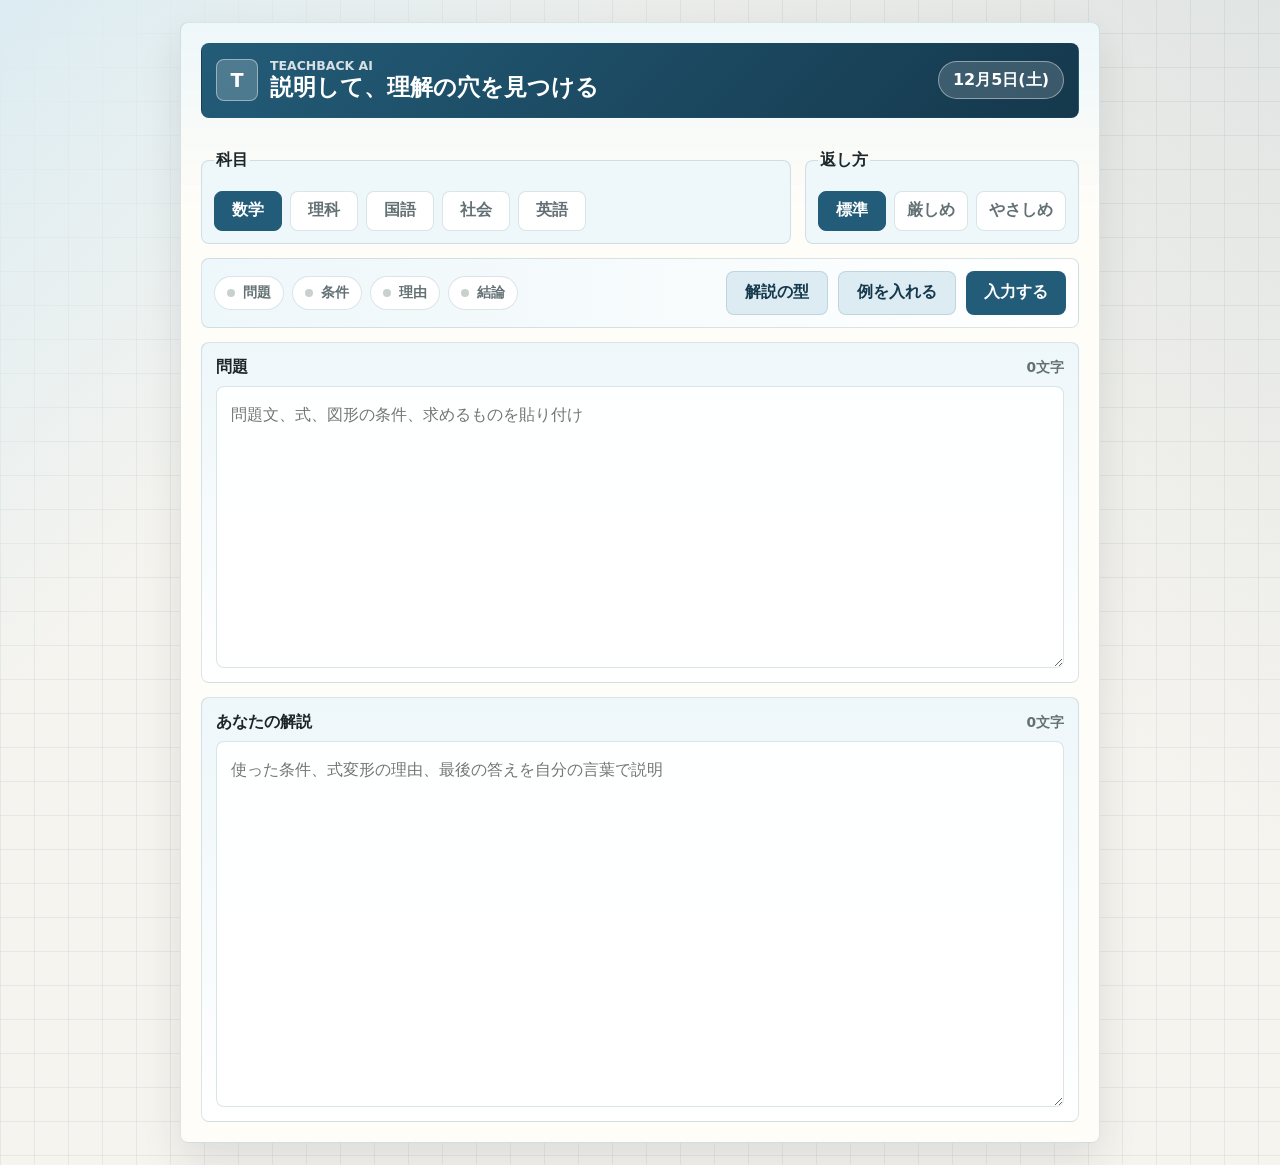
<file: TeachBack AI/index.html>
<!doctype html>
<html lang="ja">
<head>
  <meta charset="utf-8">
  <meta name="viewport" content="width=device-width, initial-scale=1">
  <title>TeachBack AI</title>
  <link rel="stylesheet" href="styles.css">
</head>
<body data-subject="math">
  <main class="app-shell">
    <section class="workspace" aria-label="学習入力">
      <header class="topbar">
        <div class="brand">
          <span class="brand-mark" aria-hidden="true">T</span>
          <div>
            <p>TeachBack AI</p>
            <h1>説明して、理解の穴を見つける</h1>
          </div>
        </div>
        <div class="session-chip" aria-label="今日の日付">
          <span id="todayLabel">Today</span>
        </div>
      </header>

      <form id="feedbackForm" class="study-form">
        <p class="form-error" id="formError" role="alert" aria-live="polite"></p>

        <section class="settings-row" aria-label="判定設定">
          <fieldset class="segmented">
            <legend>科目</legend>
            <label><input type="radio" name="subject" value="math" checked><span>数学</span></label>
            <label><input type="radio" name="subject" value="science"><span>理科</span></label>
            <label><input type="radio" name="subject" value="language"><span>国語</span></label>
            <label><input type="radio" name="subject" value="social"><span>社会</span></label>
            <label><input type="radio" name="subject" value="english"><span>英語</span></label>
          </fieldset>

          <fieldset class="segmented compact">
            <legend>返し方</legend>
            <label><input type="radio" name="tone" value="balanced" checked><span>標準</span></label>
            <label><input type="radio" name="tone" value="strict"><span>厳しめ</span></label>
            <label><input type="radio" name="tone" value="gentle"><span>やさしめ</span></label>
          </fieldset>
        </section>

        <section class="support-row" aria-label="入力サポート">
          <div class="checklist-panel">
            <span class="check-chip" id="problemChip">問題</span>
            <span class="check-chip" id="premiseChip">条件</span>
            <span class="check-chip" id="reasonChip">理由</span>
            <span class="check-chip" id="answerChip">結論</span>
          </div>
          <div class="actions">
            <button class="ghost-button" type="button" id="templateButton">解説の型</button>
            <button class="ghost-button" type="button" id="sampleButton">例を入れる</button>
            <button class="primary-button" type="submit">入力する</button>
          </div>
        </section>

        <section class="input-block">
          <div class="block-head">
            <label for="problem">問題</label>
            <span id="problemCount">0文字</span>
          </div>
          <textarea id="problem" name="problem" rows="9" placeholder="問題文、図表の条件、選択肢などを貼り付け"></textarea>
        </section>

        <section class="input-block">
          <div class="block-head">
            <label for="explanation">あなたの解説</label>
            <span id="explanationCount">0文字</span>
          </div>
          <textarea id="explanation" name="explanation" rows="12" placeholder="条件、理由、結論が伝わるように、自分の言葉で説明"></textarea>
        </section>
      </form>
    </section>

    <aside class="feedback-panel" aria-label="フィードバック">
      <section class="result-topbar">
        <div>
          <p class="eyebrow">Feedback</p>
          <h2>解説フィードバック</h2>
        </div>
        <button class="ghost-button" type="button" id="editButton">入力に戻る</button>
      </section>

      <section class="score-band">
        <div>
          <p class="eyebrow">Understanding</p>
          <strong id="scoreValue">--</strong>
        </div>
        <div class="meter" aria-hidden="true">
          <span id="scoreFill"></span>
        </div>
      </section>

      <section class="map-panel" aria-label="理解マップ">
        <div class="map-node active"><span>問題</span></div>
        <div class="map-line"></div>
        <div class="map-node" id="premiseNode"><span>条件</span></div>
        <div class="map-line"></div>
        <div class="map-node" id="reasonNode"><span>理由</span></div>
        <div class="map-line"></div>
        <div class="map-node" id="answerNode"><span>結論</span></div>
      </section>

      <section class="feedback-list">
        <article>
          <h2>理解できているところ</h2>
          <ul id="strengthList">
            <li>問題と解説を入力すると、ここに表示されます。</li>
          </ul>
        </article>
        <article>
          <h2>理解があいまいなところ</h2>
          <ul id="gapList">
            <li>説明の不足や、問題文とのズレを見ます。</li>
          </ul>
        </article>
        <article>
          <h2>次に押さえること</h2>
          <ul id="nextList">
            <li>解けるようになるための学習ポイントを出します。</li>
          </ul>
        </article>
      </section>

      <section class="evidence-box">
        <h2>フィードバックの根拠</h2>
        <div class="evidence-grid">
          <div>
            <h3>使えている語</h3>
            <div class="term-cloud" id="usedTerms">まだありません</div>
          </div>
          <div>
            <h3>確認したい語</h3>
            <div class="term-cloud" id="missingTerms">まだありません</div>
          </div>
        </div>
      </section>

      <section class="study-plan-box">
        <h2>身につけるための勉強</h2>
        <ul id="studyPlanList">
          <li>問題と解説を入力すると、勉強の進め方を表示します。</li>
        </ul>
      </section>
    </aside>
  </main>

  <script src="app.js"></script>
</body>
</html>
</file>
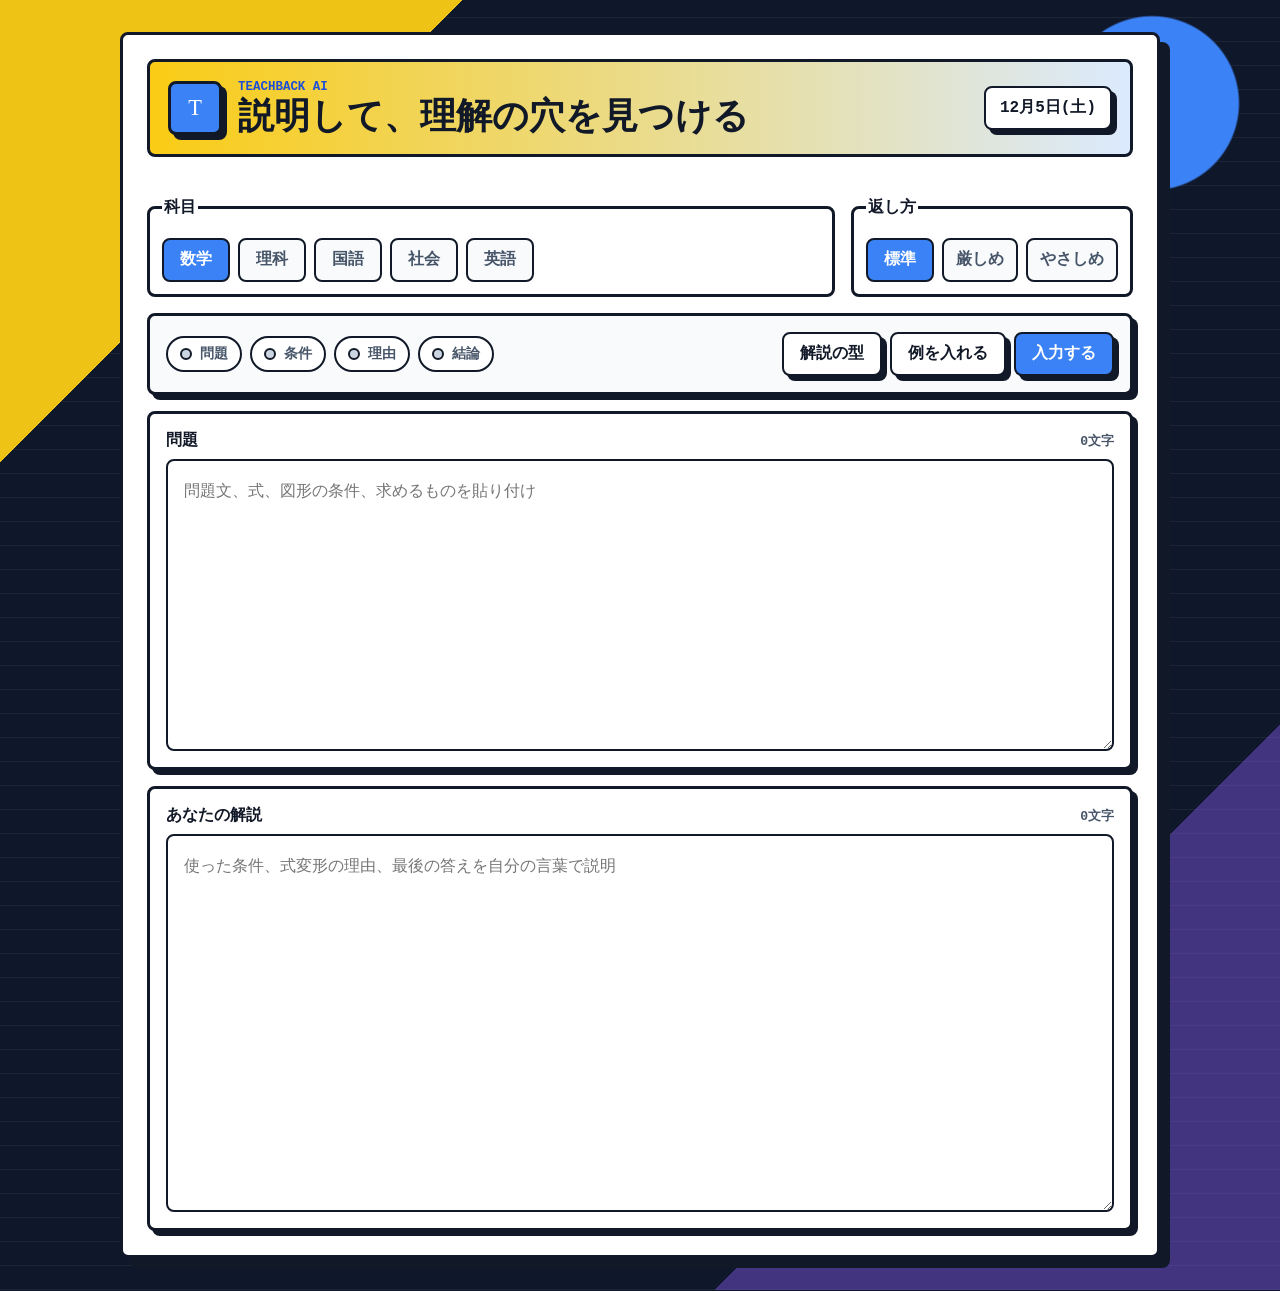
<file: TeachBack AI/index-artistic.html>
<!doctype html>
<html lang="ja">
<head>
  <meta charset="utf-8">
  <meta name="viewport" content="width=device-width, initial-scale=1">
  <title>TeachBack AI Artistic</title>
  <link rel="stylesheet" href="styles-artistic.css">
</head>
<body data-subject="math">
  <main class="app-shell">
    <section class="workspace" aria-label="学習入力">
      <header class="topbar">
        <div class="brand">
          <span class="brand-mark" aria-hidden="true">T</span>
          <div>
            <p>TeachBack AI</p>
            <h1>説明して、理解の穴を見つける</h1>
          </div>
        </div>
        <div class="session-chip" aria-label="今日の日付">
          <span id="todayLabel">Today</span>
        </div>
      </header>

      <form id="feedbackForm" class="study-form">
        <p class="form-error" id="formError" role="alert" aria-live="polite"></p>

        <section class="settings-row" aria-label="判定設定">
          <fieldset class="segmented">
            <legend>科目</legend>
            <label><input type="radio" name="subject" value="math" checked><span>数学</span></label>
            <label><input type="radio" name="subject" value="science"><span>理科</span></label>
            <label><input type="radio" name="subject" value="language"><span>国語</span></label>
            <label><input type="radio" name="subject" value="social"><span>社会</span></label>
            <label><input type="radio" name="subject" value="english"><span>英語</span></label>
          </fieldset>

          <fieldset class="segmented compact">
            <legend>返し方</legend>
            <label><input type="radio" name="tone" value="balanced" checked><span>標準</span></label>
            <label><input type="radio" name="tone" value="strict"><span>厳しめ</span></label>
            <label><input type="radio" name="tone" value="gentle"><span>やさしめ</span></label>
          </fieldset>
        </section>

        <section class="support-row" aria-label="入力サポート">
          <div class="checklist-panel">
            <span class="check-chip" id="problemChip">問題</span>
            <span class="check-chip" id="premiseChip">条件</span>
            <span class="check-chip" id="reasonChip">理由</span>
            <span class="check-chip" id="answerChip">結論</span>
          </div>
          <div class="actions">
            <button class="ghost-button" type="button" id="templateButton">解説の型</button>
            <button class="ghost-button" type="button" id="sampleButton">例を入れる</button>
            <button class="primary-button" type="submit">入力する</button>
          </div>
        </section>

        <section class="input-block">
          <div class="block-head">
            <label for="problem">問題</label>
            <span id="problemCount">0文字</span>
          </div>
          <textarea id="problem" name="problem" rows="9" placeholder="問題文、図表の条件、選択肢などを貼り付け"></textarea>
        </section>

        <section class="input-block">
          <div class="block-head">
            <label for="explanation">あなたの解説</label>
            <span id="explanationCount">0文字</span>
          </div>
          <textarea id="explanation" name="explanation" rows="12" placeholder="条件、理由、結論が伝わるように、自分の言葉で説明"></textarea>
        </section>
      </form>
    </section>

    <aside class="feedback-panel" aria-label="フィードバック">
      <section class="result-topbar">
        <div>
          <p class="eyebrow">Feedback</p>
          <h2>解説フィードバック</h2>
        </div>
        <button class="ghost-button" type="button" id="editButton">入力に戻る</button>
      </section>

      <section class="score-band">
        <div>
          <p class="eyebrow">Understanding</p>
          <strong id="scoreValue">--</strong>
        </div>
        <div class="meter" aria-hidden="true">
          <span id="scoreFill"></span>
        </div>
      </section>

      <section class="map-panel" aria-label="理解マップ">
        <div class="map-node active"><span>問題</span></div>
        <div class="map-line"></div>
        <div class="map-node" id="premiseNode"><span>条件</span></div>
        <div class="map-line"></div>
        <div class="map-node" id="reasonNode"><span>理由</span></div>
        <div class="map-line"></div>
        <div class="map-node" id="answerNode"><span>結論</span></div>
      </section>

      <section class="feedback-list">
        <article>
          <h2>理解できているところ</h2>
          <ul id="strengthList">
            <li>問題と解説を入力すると、ここに表示されます。</li>
          </ul>
        </article>
        <article>
          <h2>理解があいまいなところ</h2>
          <ul id="gapList">
            <li>説明の不足や、問題文とのズレを見ます。</li>
          </ul>
        </article>
        <article>
          <h2>次に押さえること</h2>
          <ul id="nextList">
            <li>解けるようになるための学習ポイントを出します。</li>
          </ul>
        </article>
      </section>

      <section class="evidence-box">
        <h2>フィードバックの根拠</h2>
        <div class="evidence-grid">
          <div>
            <h3>使えている語</h3>
            <div class="term-cloud" id="usedTerms">まだありません</div>
          </div>
          <div>
            <h3>確認したい語</h3>
            <div class="term-cloud" id="missingTerms">まだありません</div>
          </div>
        </div>
      </section>

      <section class="study-plan-box">
        <h2>身につけるための勉強</h2>
        <ul id="studyPlanList">
          <li>問題と解説を入力すると、勉強の進め方を表示します。</li>
        </ul>
      </section>
    </aside>
  </main>

  <script src="app.js"></script>
</body>
</html>
</file>
<file: TeachBack AI/styles.css>
:root {
  color-scheme: light;
  --bg: #f6f4ef;
  --surface: #fffdf8;
  --surface-strong: #ffffff;
  --ink: #1d2528;
  --muted: #637074;
  --line: #d9ded9;
  --blue: #235c78;
  --blue-soft: #dcecf2;
  --accent: #235c78;
  --accent-deep: #15384c;
  --accent-soft: #dcecf2;
  --accent-wash: #eef7fa;
  --accent-glow: rgba(35, 92, 120, 0.16);
  --accent-panel: rgba(35, 92, 120, 0.1);
  --accent-grid: rgba(35, 92, 120, 0.08);
  --green: #2f7b5f;
  --green-soft: #dff0e8;
  --gold: #b6842b;
  --gold-soft: #f4ead2;
  --red: #b9534d;
  --red-soft: #f4dfdc;
  --shadow: 0 18px 42px rgba(29, 37, 40, 0.11);
}

body[data-subject="language"] {
  --accent: #b9534d;
  --accent-deep: #7f302c;
  --accent-soft: #f4dfdc;
  --accent-wash: #fff1ef;
  --accent-glow: rgba(185, 83, 77, 0.18);
  --accent-panel: rgba(185, 83, 77, 0.11);
  --accent-grid: rgba(185, 83, 77, 0.08);
}

body[data-subject="math"] {
  --accent: #235c78;
  --accent-deep: #15384c;
  --accent-soft: #dcecf2;
  --accent-wash: #eef7fa;
  --accent-glow: rgba(35, 92, 120, 0.16);
  --accent-panel: rgba(35, 92, 120, 0.1);
  --accent-grid: rgba(35, 92, 120, 0.08);
}

body[data-subject="science"] {
  --accent: #2f7b5f;
  --accent-deep: #1f523f;
  --accent-soft: #dff0e8;
  --accent-wash: #effaf4;
  --accent-glow: rgba(47, 123, 95, 0.16);
  --accent-panel: rgba(47, 123, 95, 0.11);
  --accent-grid: rgba(47, 123, 95, 0.08);
}

body[data-subject="social"] {
  --accent: #b6842b;
  --accent-deep: #765315;
  --accent-soft: #f4ead2;
  --accent-wash: #fff8e6;
  --accent-glow: rgba(182, 132, 43, 0.2);
  --accent-panel: rgba(182, 132, 43, 0.13);
  --accent-grid: rgba(182, 132, 43, 0.1);
}

body[data-subject="english"] {
  --accent: #c05286;
  --accent-deep: #813055;
  --accent-soft: #f6ddec;
  --accent-wash: #fff0f7;
  --accent-glow: rgba(192, 82, 134, 0.18);
  --accent-panel: rgba(192, 82, 134, 0.11);
  --accent-grid: rgba(192, 82, 134, 0.08);
}

* {
  box-sizing: border-box;
}

body {
  min-height: 100vh;
  margin: 0;
  font-family: "Yu Gothic", "Hiragino Kaku Gothic ProN", "Meiryo", system-ui, sans-serif;
  color: var(--ink);
  background:
    linear-gradient(135deg, var(--accent-soft) 0%, transparent 30%),
    linear-gradient(215deg, var(--accent-panel) 0%, transparent 42%),
    linear-gradient(90deg, var(--accent-grid) 1px, transparent 1px),
    linear-gradient(0deg, var(--accent-grid) 1px, transparent 1px),
    var(--bg);
  background-repeat: no-repeat, no-repeat, repeat, repeat, no-repeat;
  background-size: auto, auto, 34px 34px, 34px 34px, auto;
  transition: background 180ms ease;
}

button,
textarea,
input {
  font: inherit;
}

.app-shell {
  width: min(1360px, calc(100% - 28px));
  min-height: 100vh;
  margin: 0 auto;
  padding: 22px 0;
  display: grid;
  grid-template-columns: minmax(420px, 1.25fr) minmax(360px, 0.75fr);
  gap: 18px;
}

body:not(.feedback-mode) .feedback-panel {
  display: none;
}

body:not(.feedback-mode) .app-shell {
  grid-template-columns: minmax(420px, 920px);
  justify-content: center;
}

body.feedback-mode .workspace {
  display: none;
}

body.feedback-mode .app-shell {
  grid-template-columns: minmax(420px, 980px);
  justify-content: center;
}

.workspace,
.feedback-panel {
  border: 1px solid var(--accent-glow);
  border-radius: 8px;
  background:
    linear-gradient(180deg, var(--accent-wash), rgba(255, 253, 248, 0.96) 190px),
    rgba(255, 253, 248, 0.94);
  box-shadow: var(--shadow);
}

.workspace {
  padding: 20px;
}

.topbar {
  display: flex;
  align-items: center;
  justify-content: space-between;
  gap: 16px;
  margin-bottom: 18px;
  padding: 14px;
  border: 1px solid var(--accent-glow);
  border-radius: 8px;
  background: linear-gradient(135deg, var(--accent), var(--accent-deep));
  color: white;
}

.brand {
  display: flex;
  align-items: center;
  gap: 12px;
}

.brand-mark {
  width: 42px;
  height: 42px;
  display: grid;
  place-items: center;
  border-radius: 8px;
  border: 1px solid rgba(255, 255, 255, 0.42);
  background: rgba(255, 255, 255, 0.2);
  color: white;
  font-weight: 900;
  font-size: 1.2rem;
}

.brand p,
.eyebrow {
  margin: 0;
  color: var(--accent);
  font-size: 0.78rem;
  font-weight: 800;
  letter-spacing: 0;
  text-transform: uppercase;
}

.topbar .brand p {
  color: rgba(255, 255, 255, 0.82);
}

.topbar h1 {
  color: white;
}

h1,
h2,
p {
  margin-top: 0;
}

h1 {
  margin-bottom: 0;
  font-size: 1.42rem;
  line-height: 1.3;
  letter-spacing: 0;
}

.session-chip {
  min-height: 38px;
  display: inline-flex;
  align-items: center;
  padding: 0 14px;
  border: 1px solid rgba(255, 255, 255, 0.42);
  border-radius: 999px;
  color: white;
  background: rgba(255, 255, 255, 0.16);
  font-weight: 700;
  white-space: nowrap;
}

.study-form {
  display: grid;
  gap: 14px;
}

.form-error {
  min-height: 0;
  margin: 0;
  color: var(--red);
  font-size: 0.92rem;
  font-weight: 900;
}

.form-error:not(:empty) {
  min-height: 42px;
  display: flex;
  align-items: center;
  padding: 9px 12px;
  border: 1px solid rgba(185, 83, 77, 0.28);
  border-radius: 8px;
  background: var(--red-soft);
}

.support-row {
  display: grid;
  grid-template-columns: 1fr auto;
  gap: 14px;
  align-items: center;
  padding: 12px;
  border: 1px solid var(--accent-glow);
  border-radius: 8px;
  background: linear-gradient(90deg, var(--accent-wash), white);
}

.checklist-panel {
  display: flex;
  flex-wrap: wrap;
  gap: 8px;
}

.check-chip {
  min-height: 34px;
  display: inline-flex;
  align-items: center;
  padding: 0 12px;
  border: 1px solid var(--accent-glow);
  border-radius: 999px;
  color: var(--muted);
  background: white;
  font-size: 0.86rem;
  font-weight: 900;
}

.check-chip::before {
  content: "";
  width: 8px;
  height: 8px;
  margin-right: 8px;
  border-radius: 50%;
  background: #c9d1cc;
}

.check-chip.done {
  color: var(--accent-deep);
  background: var(--accent-soft);
}

.check-chip.done::before {
  background: var(--accent);
}

.input-block {
  display: grid;
  gap: 8px;
  padding: 14px;
  border: 1px solid var(--accent-glow);
  border-radius: 8px;
  background: linear-gradient(180deg, var(--accent-wash), var(--surface-strong));
}

.block-head {
  display: flex;
  align-items: baseline;
  justify-content: space-between;
  gap: 12px;
}

.block-head label,
legend,
.feedback-list h2,
.study-plan-box h2 {
  font-weight: 900;
}

.block-head span {
  color: var(--muted);
  font-size: 0.86rem;
  font-weight: 700;
}

textarea {
  width: 100%;
  resize: vertical;
  border: 1px solid var(--accent-glow);
  border-radius: 8px;
  padding: 14px;
  color: var(--ink);
  background: rgba(255, 255, 255, 0.9);
  line-height: 1.75;
  outline: none;
}

textarea:focus {
  border-color: var(--accent);
  box-shadow: 0 0 0 3px var(--accent-glow);
}

textarea.input-error {
  border-color: var(--red);
  box-shadow: 0 0 0 3px rgba(185, 83, 77, 0.16);
}

.settings-row {
  display: grid;
  grid-template-columns: 1fr auto;
  gap: 14px;
  align-items: end;
}

fieldset {
  min-width: 0;
  margin: 0;
  padding: 0;
  border: 0;
}

legend {
  margin-bottom: 8px;
}

.segmented {
  display: flex;
  flex-wrap: wrap;
  gap: 8px;
  padding: 12px;
  border: 1px solid var(--accent-glow);
  border-radius: 8px;
  background: var(--accent-wash);
}

.segmented legend {
  flex: 0 0 100%;
}

.segmented label {
  cursor: pointer;
}

.segmented input {
  position: absolute;
  opacity: 0;
  pointer-events: none;
}

.segmented span {
  min-width: 68px;
  min-height: 40px;
  display: grid;
  place-items: center;
  padding: 8px 12px;
  border: 1px solid var(--accent-glow);
  border-radius: 8px;
  background: var(--surface-strong);
  color: var(--muted);
  font-weight: 800;
}

.segmented input:checked + span {
  border-color: var(--accent);
  color: white;
  background: var(--accent);
}

.segmented input:focus-visible + span,
button:focus-visible {
  outline: 3px solid var(--accent-glow);
  outline-offset: 2px;
}

.actions {
  display: flex;
  justify-content: flex-end;
  gap: 10px;
}

button {
  min-height: 44px;
  border: 0;
  border-radius: 8px;
  padding: 0 18px;
  cursor: pointer;
  font-weight: 900;
}

.primary-button {
  background: var(--accent);
  color: white;
}

.ghost-button {
  border: 1px solid var(--accent-glow);
  color: var(--accent-deep);
  background: var(--accent-soft);
}

.feedback-panel {
  padding: 18px;
  display: grid;
  grid-template-rows: auto auto auto 1fr auto auto;
  gap: 14px;
}

.result-topbar {
  display: flex;
  align-items: center;
  justify-content: space-between;
  gap: 16px;
  padding: 14px;
  border-radius: 8px;
  background: linear-gradient(135deg, var(--accent-wash), white);
  border: 1px solid var(--accent-glow);
}

.result-topbar h2 {
  margin: 0;
  font-size: 1.35rem;
}

.score-band,
.study-plan-box,
.evidence-box,
.feedback-list article {
  border: 1px solid var(--accent-glow);
  border-radius: 8px;
  background: var(--surface-strong);
}

.score-band {
  padding: 16px;
  display: grid;
  grid-template-columns: auto 1fr;
  gap: 16px;
  align-items: center;
  background: linear-gradient(135deg, var(--accent), var(--accent-deep));
  color: white;
}

.score-band .eyebrow {
  color: rgba(255, 255, 255, 0.82);
}

#scoreValue {
  display: block;
  font-size: 2.25rem;
  line-height: 1;
}

.meter {
  height: 14px;
  overflow: hidden;
  border-radius: 999px;
  background: rgba(255, 255, 255, 0.28);
}

.meter span {
  display: block;
  width: 0%;
  height: 100%;
  border-radius: inherit;
  background: linear-gradient(90deg, white, var(--accent-soft));
  transition: width 220ms ease;
}

.map-panel {
  min-height: 90px;
  display: grid;
  grid-template-columns: auto 1fr auto 1fr auto 1fr auto;
  align-items: center;
  padding: 14px;
  border-radius: 8px;
  border: 1px solid var(--accent-glow);
  background: linear-gradient(135deg, var(--accent-soft), var(--accent-wash));
}

.map-node {
  width: 58px;
  height: 58px;
  display: grid;
  place-items: center;
  border: 1px solid var(--accent-glow);
  border-radius: 50%;
  color: var(--muted);
  background: white;
  font-weight: 900;
}

.map-node.active {
  border-color: var(--accent);
  color: var(--ink);
  background: var(--accent-soft);
}

.map-node.warn {
  border-color: var(--gold);
  background: var(--gold-soft);
}

.map-node.missing {
  border-color: var(--red);
  background: var(--red-soft);
}

.map-line {
  height: 3px;
  background: var(--accent-glow);
}

.feedback-list {
  display: grid;
  gap: 10px;
  min-height: 0;
}

.feedback-list article {
  padding: 14px;
  border-left: 7px solid var(--accent);
  background: linear-gradient(90deg, var(--accent-wash), white 46%);
}

.feedback-list article:nth-child(1) {
  border-left-color: var(--green);
}

.feedback-list article:nth-child(2) {
  border-left-color: var(--red);
}

.feedback-list article:nth-child(3) {
  border-left-color: var(--gold);
}

.feedback-list h2,
.study-plan-box h2,
.evidence-box h2 {
  margin-bottom: 8px;
  font-size: 1rem;
  letter-spacing: 0;
}

ul {
  margin: 0;
  padding-left: 1.25rem;
}

li {
  margin: 0.45rem 0;
  color: var(--muted);
  line-height: 1.65;
}

.evidence-box {
  padding: 14px;
  border-left: 7px solid var(--accent);
  background: linear-gradient(135deg, white, var(--accent-wash));
}

.evidence-grid {
  display: grid;
  grid-template-columns: 1fr 1fr;
  gap: 12px;
}

.evidence-grid h3 {
  margin: 0 0 8px;
  font-size: 0.9rem;
}

.term-cloud {
  min-height: 42px;
  display: flex;
  flex-wrap: wrap;
  align-items: flex-start;
  gap: 6px;
  color: var(--muted);
  font-size: 0.9rem;
}

.term-cloud span {
  display: inline-flex;
  align-items: center;
  min-height: 30px;
  padding: 0 9px;
  border-radius: 999px;
  background: var(--accent-soft);
  color: var(--accent-deep);
  font-weight: 800;
}

.study-plan-box {
  padding: 14px;
  border-color: var(--accent-glow);
  border-left: 7px solid var(--accent);
  background: linear-gradient(135deg, var(--accent-soft), white);
}

.study-plan-box li {
  color: var(--ink);
  font-weight: 700;
}

@media (max-width: 980px) {
  .app-shell {
    grid-template-columns: 1fr;
  }

  body:not(.feedback-mode) .app-shell,
  body.feedback-mode .app-shell {
    grid-template-columns: 1fr;
  }

  .feedback-panel {
    grid-template-rows: auto;
  }

}

@media (max-width: 680px) {
  .app-shell {
    width: min(100% - 18px, 1360px);
    padding: 9px 0;
  }

  body:not(.feedback-mode) .app-shell,
  body.feedback-mode .app-shell {
    grid-template-columns: 1fr;
  }

  .workspace,
  .feedback-panel {
    padding: 14px;
  }

  .topbar,
  .result-topbar,
  .settings-row,
  .support-row,
  .score-band {
    grid-template-columns: 1fr;
  }

  .topbar {
    align-items: flex-start;
    flex-direction: column;
  }

  .result-topbar {
    align-items: flex-start;
    flex-direction: column;
  }

  .settings-row {
    display: grid;
  }

  .actions {
    flex-direction: column-reverse;
  }

  .evidence-grid {
    grid-template-columns: 1fr;
  }

  button {
    width: 100%;
  }

  .map-panel {
    grid-template-columns: 1fr;
    gap: 6px;
    justify-items: center;
  }

  .map-line {
    width: 3px;
    height: 18px;
  }
}
</file>
<file: TeachBack AI/styles-artistic.css>
:root {
  color-scheme: light;
  --bg: #0f172a;
  --surface: #ffffff;
  --surface-soft: #f8fafc;
  --text: #111827;
  --muted: #475569;
  --line: #111827;
  --primary: #3b82f6;
  --secondary: #8b5cf6;
  --success: #16a34a;
  --warning: #d97706;
  --danger: #dc2626;
  --accent: #3b82f6;
  --accent-deep: #1d4ed8;
  --accent-soft: #dbeafe;
  --accent-ink: #ffffff;
  --poster: #facc15;
  --shadow: 10px 10px 0 #111827;
  --shadow-small: 5px 5px 0 #111827;
  --radius: 8px;
  --font-display: "Limelight", "Yu Mincho", "Hiragino Mincho ProN", serif;
  --font-body: "Yu Gothic", "Hiragino Kaku Gothic ProN", "Meiryo", system-ui, sans-serif;
  --font-mono: "JetBrains Mono", "Consolas", monospace;
}

body[data-subject="language"] {
  --accent: #dc2626;
  --accent-deep: #991b1b;
  --accent-soft: #fee2e2;
  --poster: #fecaca;
}

body[data-subject="math"] {
  --accent: #3b82f6;
  --accent-deep: #1d4ed8;
  --accent-soft: #dbeafe;
  --poster: #facc15;
}

body[data-subject="science"] {
  --accent: #16a34a;
  --accent-deep: #166534;
  --accent-soft: #dcfce7;
  --poster: #86efac;
}

body[data-subject="social"] {
  --accent: #d97706;
  --accent-deep: #92400e;
  --accent-soft: #fef3c7;
  --poster: #fde68a;
}

body[data-subject="english"] {
  --accent: #ec4899;
  --accent-deep: #be185d;
  --accent-soft: #fce7f3;
  --poster: #f9a8d4;
}

* {
  box-sizing: border-box;
}

body {
  min-height: 100vh;
  margin: 0;
  color: var(--text);
  background:
    linear-gradient(135deg, rgba(250, 204, 21, 0.95) 0 18%, transparent 18% 100%),
    linear-gradient(315deg, rgba(139, 92, 246, 0.42) 0 22%, transparent 22% 100%),
    radial-gradient(circle at 90% 8%, var(--accent) 0 86px, transparent 88px),
    repeating-linear-gradient(0deg, rgba(255, 255, 255, 0.06) 0 1px, transparent 1px 24px),
    var(--bg);
  font-family: var(--font-body);
}

button,
textarea,
input {
  font: inherit;
}

button {
  min-height: 44px;
  border: 2px solid var(--line);
  border-radius: var(--radius);
  padding: 0 16px;
  cursor: pointer;
  font-weight: 900;
  box-shadow: var(--shadow-small);
  transition: transform 120ms ease, box-shadow 120ms ease, background 120ms ease;
}

button:hover {
  transform: translate(-2px, -2px);
  box-shadow: 7px 7px 0 #111827;
}

button:active {
  transform: translate(0, 0);
  box-shadow: 2px 2px 0 #111827;
}

button:focus-visible,
textarea:focus-visible,
.segmented input:focus-visible + span {
  outline: 4px solid var(--poster);
  outline-offset: 3px;
}

h1,
h2,
h3,
p {
  margin-top: 0;
}

h1,
.result-topbar h2,
#scoreValue {
  font-family: var(--font-display);
  letter-spacing: 0;
}

h1 {
  margin-bottom: 0;
  font-size: 2.25rem;
  line-height: 1.05;
}

ul {
  margin: 0;
  padding-left: 1.2rem;
}

li {
  margin: 0.45rem 0;
  color: var(--muted);
  line-height: 1.72;
}

.app-shell {
  width: min(1180px, calc(100% - 32px));
  min-height: 100vh;
  margin: 0 auto;
  padding: 32px 0;
  display: grid;
  grid-template-columns: minmax(420px, 1fr) minmax(360px, 0.7fr);
  gap: 24px;
}

body:not(.feedback-mode) .feedback-panel {
  display: none;
}

body:not(.feedback-mode) .app-shell,
body.feedback-mode .app-shell {
  width: min(1040px, calc(100% - 32px));
  grid-template-columns: 1fr;
}

body.feedback-mode .workspace {
  display: none;
}

.workspace,
.feedback-panel {
  border: 3px solid var(--line);
  border-radius: var(--radius);
  background: var(--surface);
  box-shadow: var(--shadow);
}

.workspace,
.feedback-panel {
  padding: 24px;
}

.topbar,
.result-topbar {
  display: grid;
  grid-template-columns: 1fr auto;
  gap: 16px;
  align-items: center;
  margin-bottom: 24px;
  padding: 18px;
  border: 3px solid var(--line);
  border-radius: var(--radius);
  background:
    linear-gradient(90deg, var(--poster), var(--accent-soft));
}

.brand {
  display: flex;
  align-items: center;
  gap: 16px;
}

.brand-mark {
  width: 54px;
  height: 54px;
  display: grid;
  place-items: center;
  border: 3px solid var(--line);
  border-radius: var(--radius);
  color: var(--accent-ink);
  background: var(--accent);
  box-shadow: var(--shadow-small);
  font-family: var(--font-display);
  font-size: 1.4rem;
}

.brand p,
.eyebrow {
  margin: 0 0 4px;
  color: var(--accent-deep);
  font-family: var(--font-mono);
  font-size: 0.78rem;
  font-weight: 900;
  text-transform: uppercase;
}

.session-chip {
  min-height: 44px;
  display: inline-flex;
  align-items: center;
  justify-content: center;
  padding: 0 14px;
  border: 2px solid var(--line);
  border-radius: var(--radius);
  color: var(--text);
  background: var(--surface);
  box-shadow: var(--shadow-small);
  font-family: var(--font-mono);
  font-weight: 900;
  white-space: nowrap;
}

.study-form,
.feedback-panel {
  display: grid;
  gap: 16px;
}

.form-error {
  min-height: 0;
  margin: 0;
  color: var(--danger);
  font-weight: 900;
}

.form-error:not(:empty) {
  min-height: 48px;
  display: flex;
  align-items: center;
  padding: 10px 12px;
  border: 3px solid var(--danger);
  border-radius: var(--radius);
  background: #fef2f2;
}

.settings-row,
.support-row {
  display: grid;
  gap: 16px;
}

.settings-row {
  grid-template-columns: minmax(0, 1fr) auto;
  align-items: end;
}

.support-row,
.input-block,
.score-band,
.map-panel,
.feedback-list article,
.evidence-box,
.study-plan-box {
  border: 3px solid var(--line);
  border-radius: var(--radius);
  background: var(--surface);
  box-shadow: var(--shadow-small);
}

.support-row {
  grid-template-columns: 1fr auto;
  align-items: center;
  padding: 16px;
  background: var(--surface-soft);
}

fieldset {
  min-width: 0;
  margin: 0;
  padding: 0;
  border: 0;
}

legend,
.block-head label,
.feedback-list h2,
.study-plan-box h2,
.evidence-box h2 {
  font-weight: 900;
}

legend {
  margin-bottom: 8px;
}

.segmented {
  display: flex;
  flex-wrap: wrap;
  gap: 8px;
  padding: 12px;
  border: 3px solid var(--line);
  border-radius: var(--radius);
  background: var(--surface);
}

.segmented legend {
  flex: 0 0 100%;
}

.segmented label {
  cursor: pointer;
}

.segmented input {
  position: absolute;
  opacity: 0;
  pointer-events: none;
}

.segmented span {
  min-width: 68px;
  min-height: 44px;
  display: grid;
  place-items: center;
  padding: 8px 12px;
  border: 2px solid var(--line);
  border-radius: var(--radius);
  background: var(--surface-soft);
  color: var(--muted);
  font-weight: 900;
}

.segmented input:checked + span {
  color: var(--accent-ink);
  background: var(--accent);
}

.checklist-panel {
  display: flex;
  flex-wrap: wrap;
  gap: 8px;
}

.check-chip {
  min-height: 36px;
  display: inline-flex;
  align-items: center;
  padding: 0 12px;
  border: 2px solid var(--line);
  border-radius: 999px;
  color: var(--muted);
  background: var(--surface);
  font-size: 0.86rem;
  font-weight: 900;
}

.check-chip::before {
  content: "";
  width: 8px;
  height: 8px;
  margin-right: 8px;
  border: 2px solid var(--line);
  border-radius: 50%;
  background: #cbd5e1;
}

.check-chip.done {
  color: #064e3b;
  background: #dcfce7;
}

.check-chip.done::before {
  background: var(--success);
}

.actions {
  display: flex;
  justify-content: flex-end;
  gap: 8px;
}

.primary-button {
  color: var(--accent-ink);
  background: var(--accent);
}

.ghost-button {
  color: var(--text);
  background: var(--surface);
}

.input-block {
  display: grid;
  gap: 8px;
  padding: 16px;
}

.block-head {
  display: flex;
  align-items: baseline;
  justify-content: space-between;
  gap: 12px;
}

.block-head span {
  color: var(--muted);
  font-family: var(--font-mono);
  font-size: 0.82rem;
  font-weight: 900;
}

textarea {
  width: 100%;
  min-height: 172px;
  resize: vertical;
  border: 2px solid var(--line);
  border-radius: var(--radius);
  padding: 16px;
  color: var(--text);
  background: #ffffff;
  line-height: 1.78;
  outline: none;
}

textarea:focus {
  border-color: var(--accent);
  box-shadow: inset 0 0 0 2px var(--accent);
}

textarea.input-error {
  border-color: var(--danger);
  box-shadow: inset 0 0 0 2px var(--danger);
}

.result-topbar {
  margin-bottom: 0;
}

.result-topbar h2 {
  margin: 0;
  font-size: 2rem;
}

.score-band {
  padding: 20px;
  display: grid;
  grid-template-columns: auto 1fr;
  gap: 24px;
  align-items: center;
  background: var(--poster);
}

#scoreValue {
  display: block;
  color: var(--accent-deep);
  font-size: 3rem;
  line-height: 1;
}

.meter {
  height: 14px;
  overflow: hidden;
  border: 2px solid var(--line);
  border-radius: 999px;
  background: var(--surface);
}

.meter span {
  display: block;
  width: 0%;
  height: 100%;
  background: linear-gradient(90deg, var(--accent), var(--secondary));
  transition: width 220ms ease;
}

.map-panel {
  min-height: 96px;
  display: grid;
  grid-template-columns: auto 1fr auto 1fr auto 1fr auto;
  align-items: center;
  padding: 16px;
  background: var(--surface-soft);
}

.map-node {
  width: 62px;
  height: 62px;
  display: grid;
  place-items: center;
  border: 3px solid var(--line);
  border-radius: 999px;
  color: var(--muted);
  background: var(--surface);
  font-weight: 900;
}

.map-node.active {
  color: var(--accent-ink);
  background: var(--accent);
}

.map-node.warn {
  color: #78350f;
  background: #fef3c7;
}

.map-node.missing {
  color: #7f1d1d;
  background: #fee2e2;
}

.map-line {
  height: 4px;
  background: var(--line);
}

.feedback-list {
  display: grid;
  gap: 12px;
}

.feedback-list article {
  padding: 16px;
}

.feedback-list article:nth-child(1) {
  background: linear-gradient(90deg, #dcfce7, var(--surface) 44%);
}

.feedback-list article:nth-child(2) {
  background: linear-gradient(90deg, #fee2e2, var(--surface) 44%);
}

.feedback-list article:nth-child(3) {
  background: linear-gradient(90deg, #fef3c7, var(--surface) 44%);
}

.feedback-list h2,
.study-plan-box h2,
.evidence-box h2 {
  margin-bottom: 8px;
  font-size: 1rem;
}

.evidence-box,
.study-plan-box {
  padding: 16px;
}

.evidence-box {
  background: var(--accent-soft);
}

.evidence-grid {
  display: grid;
  grid-template-columns: 1fr 1fr;
  gap: 12px;
}

.evidence-grid h3 {
  margin: 0 0 8px;
  font-size: 0.9rem;
  font-weight: 900;
}

.term-cloud {
  min-height: 42px;
  display: flex;
  flex-wrap: wrap;
  align-items: flex-start;
  gap: 6px;
  color: var(--muted);
  font-size: 0.9rem;
}

.term-cloud span {
  min-height: 32px;
  display: inline-flex;
  align-items: center;
  padding: 0 10px;
  border: 2px solid var(--line);
  border-radius: 999px;
  background: var(--surface);
  color: var(--accent-deep);
  font-weight: 900;
}

.study-plan-box {
  background: var(--poster);
}

.study-plan-box li {
  color: var(--text);
  font-weight: 800;
}

@media (prefers-reduced-motion: reduce) {
  *,
  *::before,
  *::after {
    scroll-behavior: auto !important;
    transition-duration: 0.01ms !important;
  }
}

@media (max-width: 980px) {
  .app-shell,
  body:not(.feedback-mode) .app-shell,
  body.feedback-mode .app-shell {
    width: min(100% - 24px, 1040px);
    grid-template-columns: 1fr;
  }

  .settings-row,
  .support-row {
    grid-template-columns: 1fr;
  }

  .actions {
    justify-content: flex-start;
  }
}

@media (max-width: 680px) {
  .app-shell,
  body:not(.feedback-mode) .app-shell,
  body.feedback-mode .app-shell {
    width: min(100% - 16px, 1040px);
    padding: 8px 0;
  }

  .workspace,
  .feedback-panel {
    padding: 16px;
    box-shadow: 6px 6px 0 #111827;
  }

  .topbar,
  .result-topbar,
  .score-band {
    grid-template-columns: 1fr;
  }

  .brand {
    align-items: flex-start;
    gap: 10px;
  }

  .brand-mark {
    width: 44px;
    height: 44px;
  }

  h1 {
    font-size: 1.5rem;
    line-height: 1.16;
  }

  .result-topbar h2 {
    font-size: 1.5rem;
  }

  .actions {
    flex-direction: column-reverse;
  }

  .actions button,
  .result-topbar button {
    width: 100%;
  }

  .evidence-grid {
    grid-template-columns: 1fr;
  }

  .map-panel {
    grid-template-columns: 1fr;
    gap: 6px;
    justify-items: center;
  }

  .map-line {
    width: 4px;
    height: 20px;
  }
}
</file>
